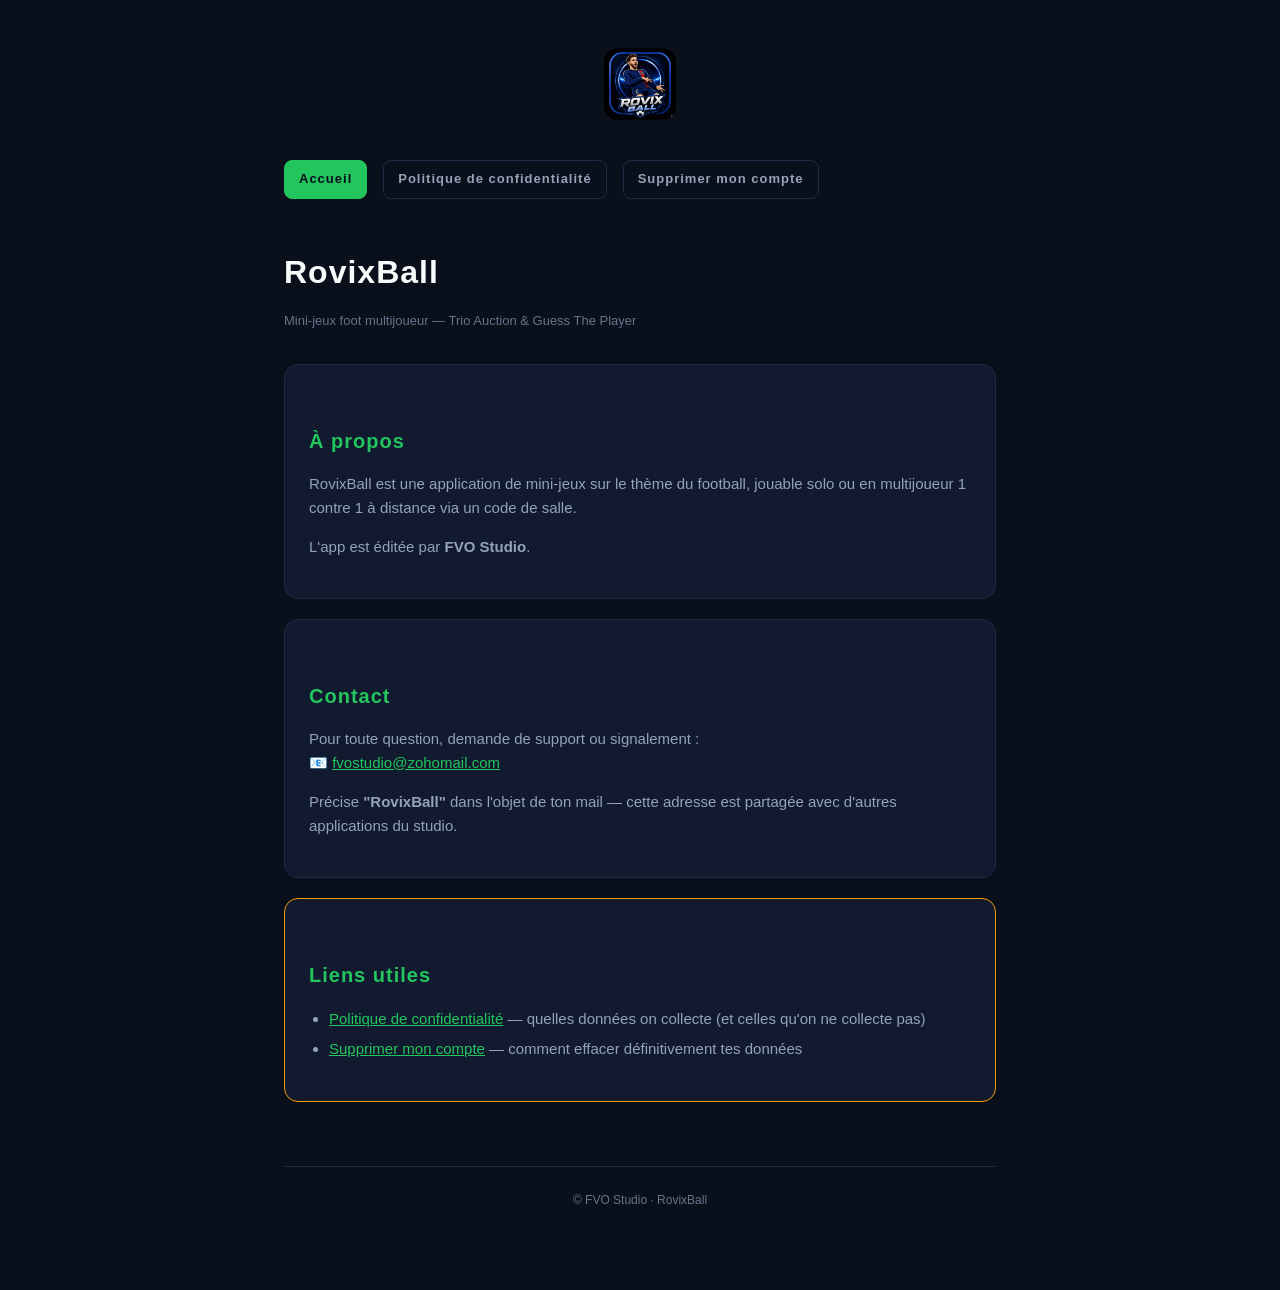
<file: index.html>
<!DOCTYPE html>
<html lang="fr">
<head>
  <meta charset="UTF-8">
  <meta name="viewport" content="width=device-width, initial-scale=1.0">
  <title>RovixBall</title>
  <link rel="stylesheet" href="style.css">
</head>
<body>
  <div class="container">
    <header>
      <img src="logo.png" alt="RovixBall" class="logo" />
    </header>

    <nav>
      <a href="index.html" class="active">Accueil</a>
      <a href="privacy.html">Politique de confidentialité</a>
      <a href="delete-account.html">Supprimer mon compte</a>
    </nav>

    <main>
      <h1>RovixBall</h1>
      <p class="meta">Mini-jeux foot multijoueur — Trio Auction & Guess The Player</p>

      <div class="card">
        <h2>À propos</h2>
        <p>
          RovixBall est une application de mini-jeux sur le thème du football,
          jouable solo ou en multijoueur 1 contre 1 à distance via un code de salle.
        </p>
        <p>
          L'app est éditée par <strong>FVO Studio</strong>.
        </p>
      </div>

      <div class="card">
        <h2>Contact</h2>
        <p>
          Pour toute question, demande de support ou signalement&nbsp;:<br>
          📧 <a href="mailto:fvostudio@zohomail.com">fvostudio@zohomail.com</a>
        </p>
        <p>
          Précise <strong>"RovixBall"</strong> dans l'objet de ton mail —
          cette adresse est partagée avec d'autres applications du studio.
        </p>
      </div>

      <div class="card warn">
        <h2>Liens utiles</h2>
        <ul>
          <li><a href="privacy.html">Politique de confidentialité</a> — quelles données on collecte (et celles qu'on ne collecte pas)</li>
          <li><a href="delete-account.html">Supprimer mon compte</a> — comment effacer définitivement tes données</li>
        </ul>
      </div>
    </main>

    <footer>
      © FVO Studio · RovixBall
    </footer>
  </div>
</body>
</html>
</file>
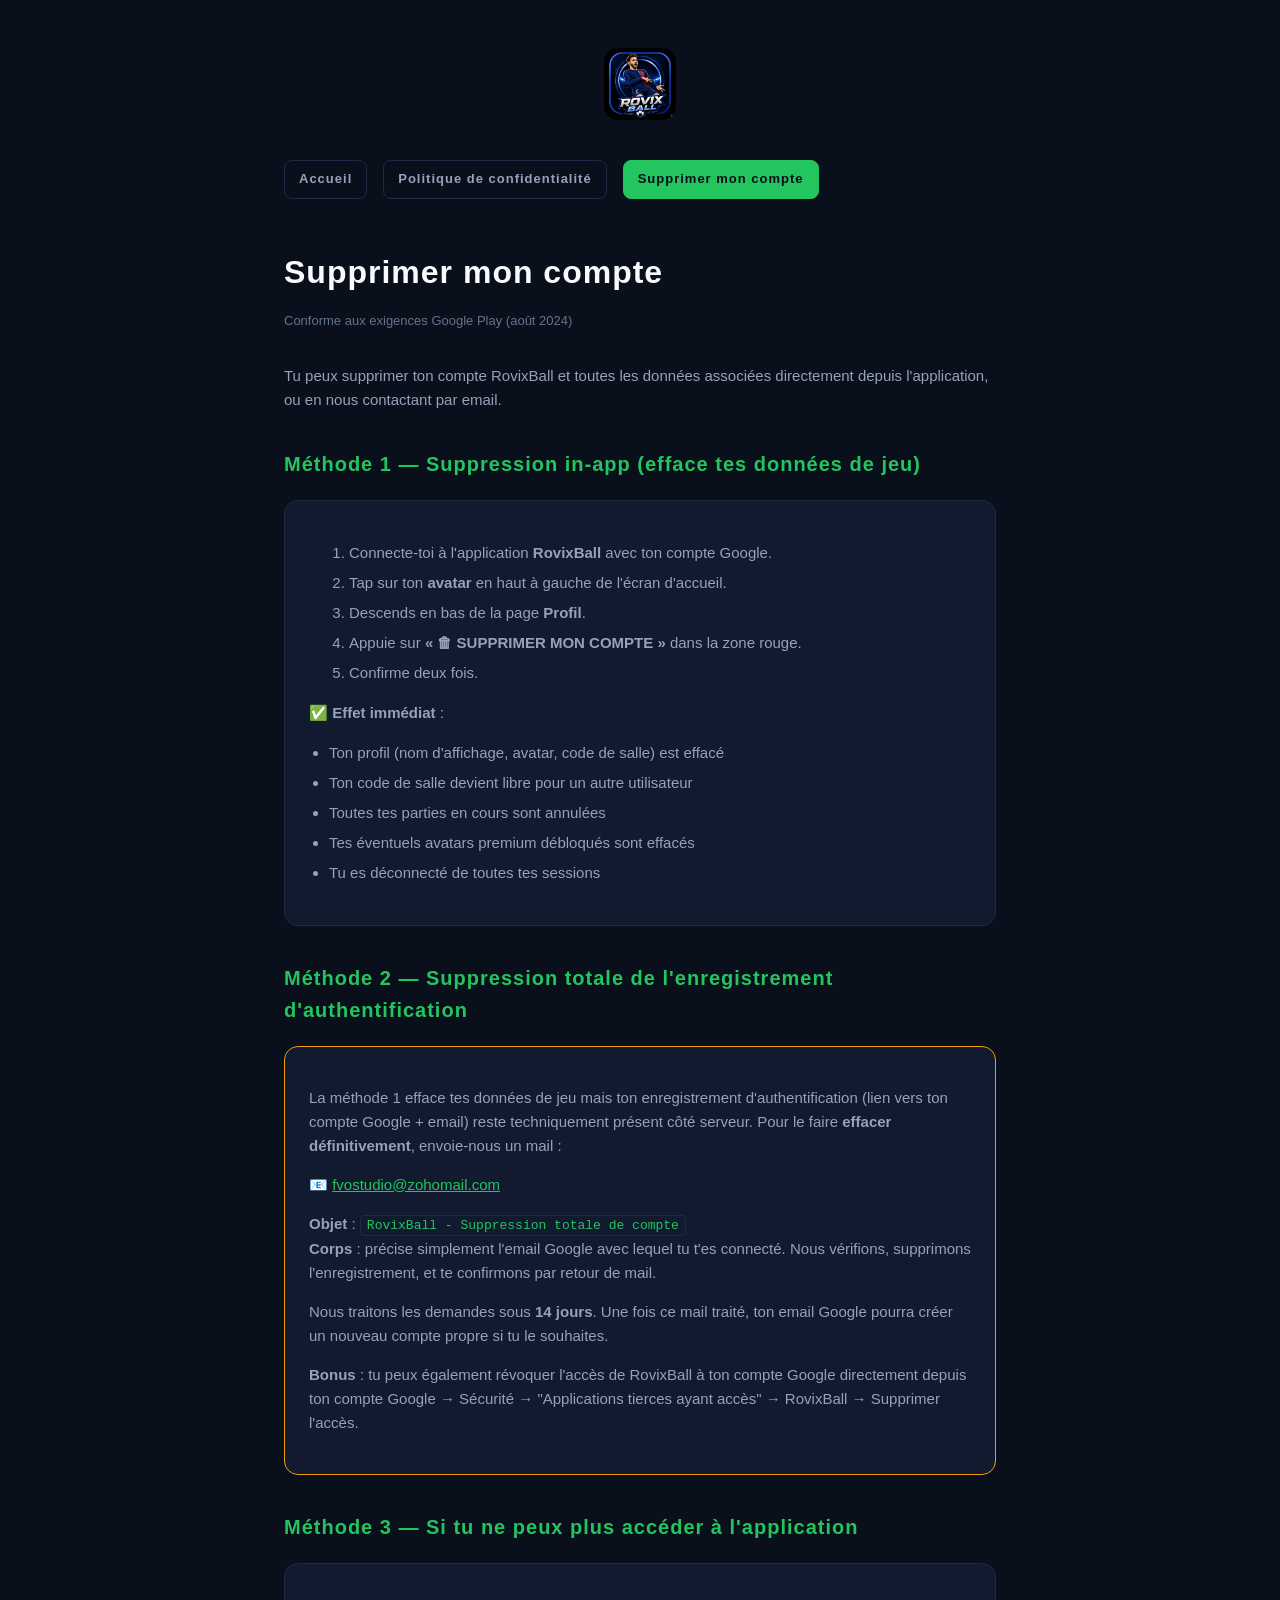
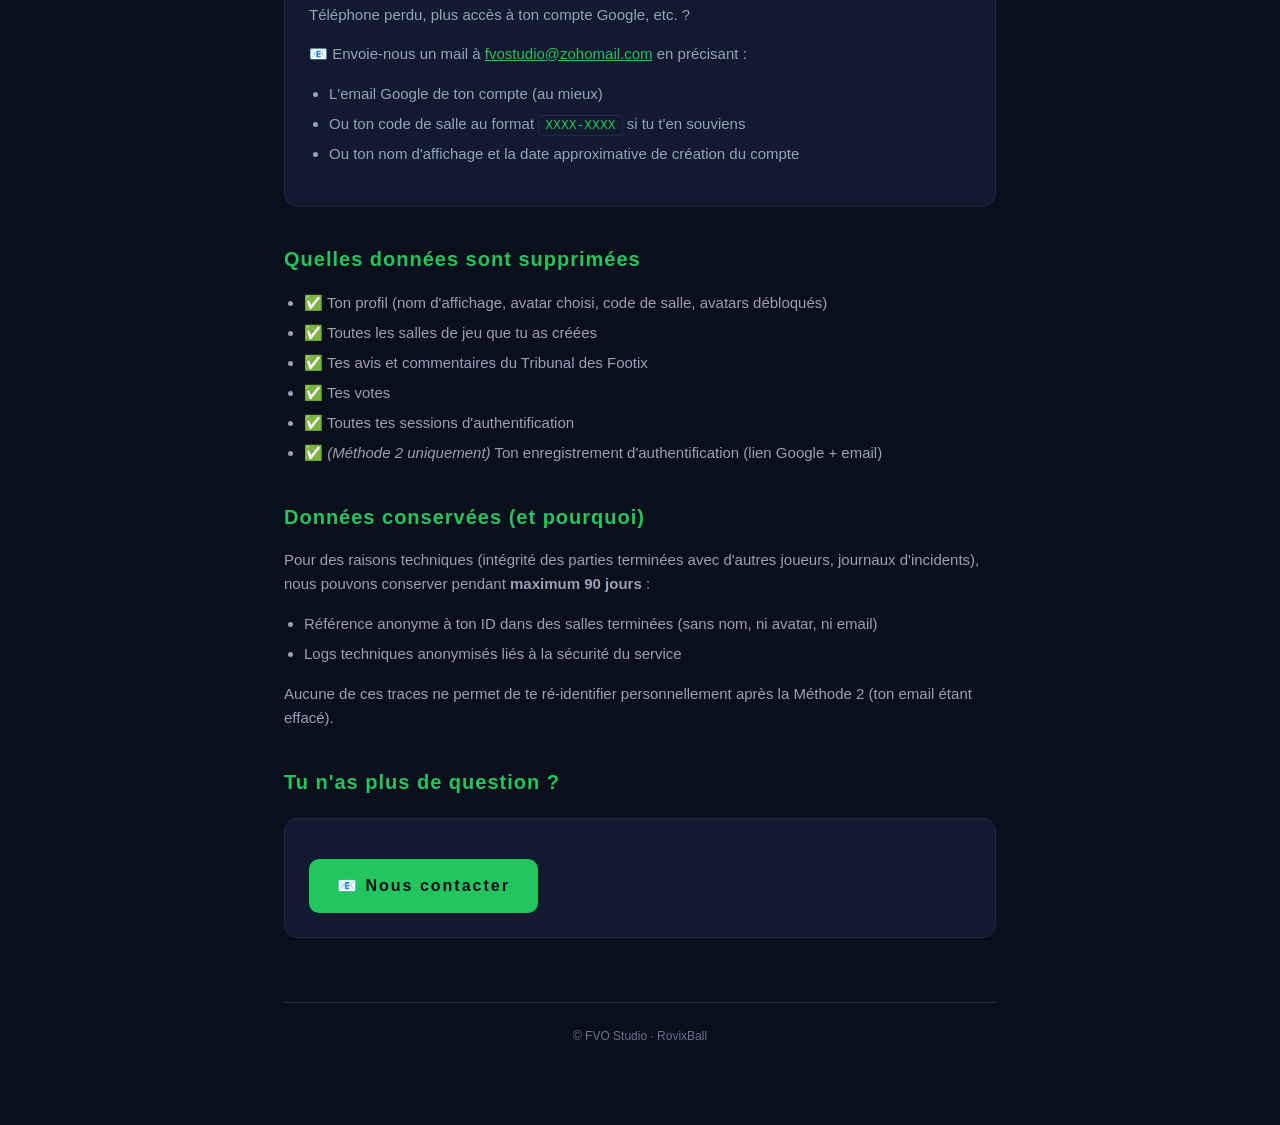
<file: delete-account.html>
<!DOCTYPE html>
<html lang="fr">
<head>
  <meta charset="UTF-8">
  <meta name="viewport" content="width=device-width, initial-scale=1.0">
  <title>Supprimer mon compte — RovixBall</title>
  <link rel="stylesheet" href="style.css">
</head>
<body>
  <div class="container">
    <header>
      <img src="logo.png" alt="RovixBall" class="logo" />
    </header>

    <nav>
      <a href="index.html">Accueil</a>
      <a href="privacy.html">Politique de confidentialité</a>
      <a href="delete-account.html" class="active">Supprimer mon compte</a>
    </nav>

    <main>
      <h1>Supprimer mon compte</h1>
      <p class="meta">Conforme aux exigences Google Play (août 2024)</p>

      <p>
        Tu peux supprimer ton compte RovixBall et toutes les données associées
        directement depuis l'application, ou en nous contactant par email.
      </p>

      <h2>Méthode 1 — Suppression in-app (efface tes données de jeu)</h2>

      <div class="card">
        <ol>
          <li>Connecte-toi à l'application <strong>RovixBall</strong> avec ton compte Google.</li>
          <li>Tap sur ton <strong>avatar</strong> en haut à gauche de l'écran d'accueil.</li>
          <li>Descends en bas de la page <strong>Profil</strong>.</li>
          <li>Appuie sur <strong>« 🗑 SUPPRIMER MON COMPTE »</strong> dans la zone rouge.</li>
          <li>Confirme deux fois.</li>
        </ol>
        <p>
          ✅ <strong>Effet immédiat</strong>&nbsp;:
        </p>
        <ul>
          <li>Ton profil (nom d'affichage, avatar, code de salle) est effacé</li>
          <li>Ton code de salle devient libre pour un autre utilisateur</li>
          <li>Toutes tes parties en cours sont annulées</li>
          <li>Tes éventuels avatars premium débloqués sont effacés</li>
          <li>Tu es déconnecté de toutes tes sessions</li>
        </ul>
      </div>

      <h2>Méthode 2 — Suppression totale de l'enregistrement d'authentification</h2>

      <div class="card warn">
        <p>
          La méthode 1 efface tes données de jeu mais ton enregistrement
          d'authentification (lien vers ton compte Google + email) reste techniquement
          présent côté serveur. Pour le faire <strong>effacer définitivement</strong>,
          envoie-nous un mail :
        </p>
        <p>
          📧 <a href="mailto:fvostudio@zohomail.com?subject=RovixBall%20-%20Suppression%20totale%20de%20compte">fvostudio@zohomail.com</a>
        </p>
        <p>
          <strong>Objet</strong> : <code>RovixBall - Suppression totale de compte</code><br>
          <strong>Corps</strong> : précise simplement l'email Google avec lequel tu t'es connecté.
          Nous vérifions, supprimons l'enregistrement, et te confirmons par retour de mail.
        </p>
        <p>
          Nous traitons les demandes sous <strong>14 jours</strong>. Une fois ce mail traité,
          ton email Google pourra créer un nouveau compte propre si tu le souhaites.
        </p>
        <p>
          <strong>Bonus</strong> : tu peux également révoquer l'accès de RovixBall à ton compte Google
          directement depuis ton compte Google → Sécurité → "Applications tierces ayant accès" → RovixBall → Supprimer l'accès.
        </p>
      </div>

      <h2>Méthode 3 — Si tu ne peux plus accéder à l'application</h2>

      <div class="card">
        <p>
          Téléphone perdu, plus accès à ton compte Google, etc. ?
        </p>
        <p>
          📧 Envoie-nous un mail à <a href="mailto:fvostudio@zohomail.com?subject=RovixBall%20-%20Suppression%20sans%20acc%C3%A8s">fvostudio@zohomail.com</a> en précisant&nbsp;:
        </p>
        <ul>
          <li>L'email Google de ton compte (au mieux)</li>
          <li>Ou ton code de salle au format <code>XXXX-XXXX</code> si tu t'en souviens</li>
          <li>Ou ton nom d'affichage et la date approximative de création du compte</li>
        </ul>
      </div>

      <h2>Quelles données sont supprimées</h2>

      <ul>
        <li>✅ Ton profil (nom d'affichage, avatar choisi, code de salle, avatars débloqués)</li>
        <li>✅ Toutes les salles de jeu que tu as créées</li>
        <li>✅ Tes avis et commentaires du Tribunal des Footix</li>
        <li>✅ Tes votes</li>
        <li>✅ Toutes tes sessions d'authentification</li>
        <li>✅ <em>(Méthode 2 uniquement)</em> Ton enregistrement d'authentification (lien Google + email)</li>
      </ul>

      <h2>Données conservées (et pourquoi)</h2>

      <p>
        Pour des raisons techniques (intégrité des parties terminées avec d'autres
        joueurs, journaux d'incidents), nous pouvons conserver pendant <strong>maximum 90 jours</strong>&nbsp;:
      </p>
      <ul>
        <li>Référence anonyme à ton ID dans des salles terminées (sans nom, ni avatar, ni email)</li>
        <li>Logs techniques anonymisés liés à la sécurité du service</li>
      </ul>
      <p>
        Aucune de ces traces ne permet de te ré-identifier personnellement après la
        Méthode 2 (ton email étant effacé).
      </p>

      <h2>Tu n'as plus de question ?</h2>

      <div class="card">
        <a href="mailto:fvostudio@zohomail.com?subject=RovixBall%20-%20Question" class="cta">📧 Nous contacter</a>
      </div>
    </main>

    <footer>
      © FVO Studio · RovixBall
    </footer>
  </div>
</body>
</html>
</file>
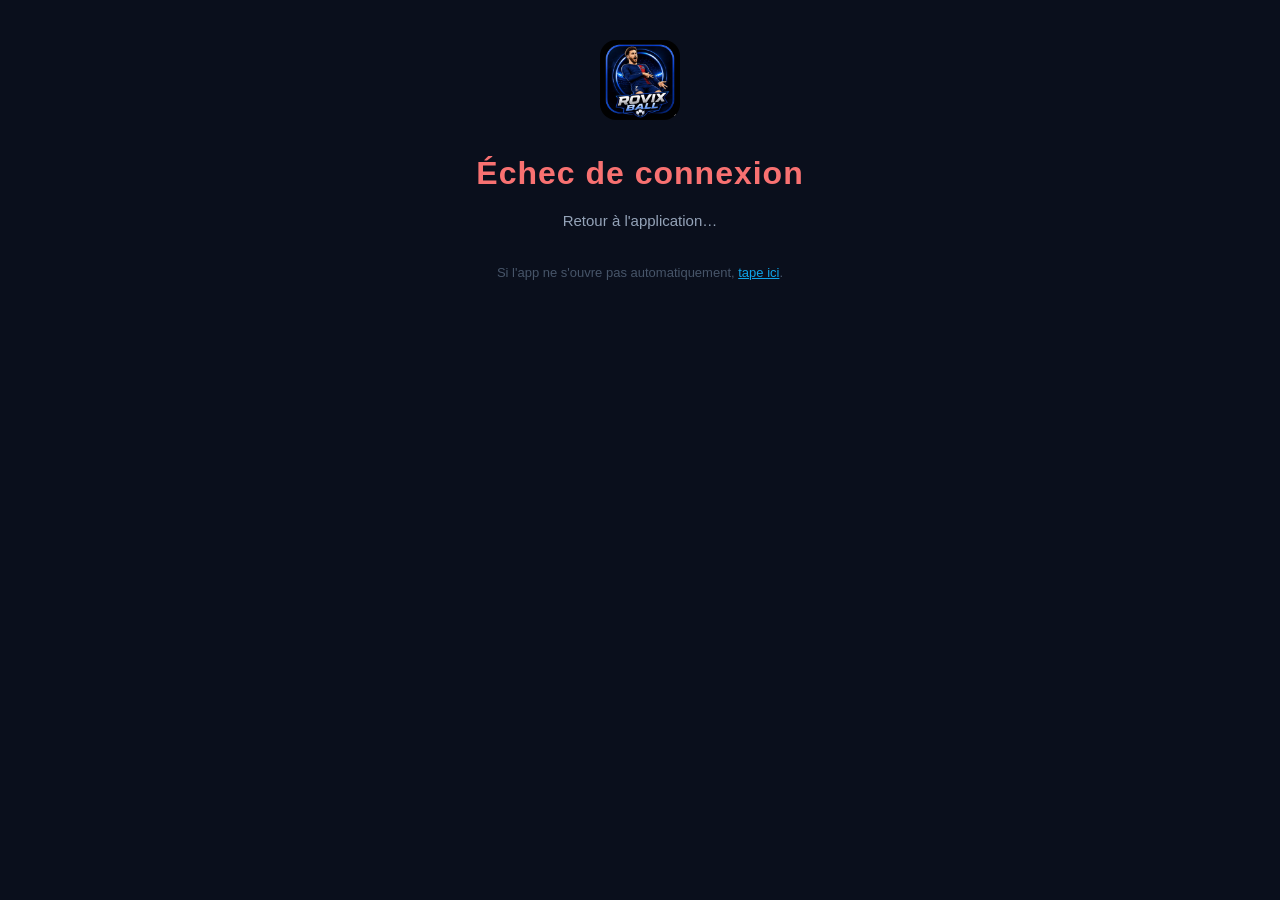
<file: oauth-failure.html>
<!DOCTYPE html>
<html lang="fr">
<head>
  <meta charset="UTF-8" />
  <meta name="viewport" content="width=device-width, initial-scale=1.0" />
  <title>RovixBall — Échec de connexion</title>
  <link rel="stylesheet" href="style.css" />
</head>
<body>
  <main style="text-align: center; padding: 40px 20px;">
    <img src="logo.png" alt="RovixBall" style="width: 80px; height: 80px; border-radius: 16px;" />
    <h1 style="color: #f87171; margin-top: 20px;">Échec de connexion</h1>
    <p style="color: #94a3b8; margin-top: 10px;">Retour à l'application…</p>
    <p style="color: #475569; font-size: 13px; margin-top: 30px;">
      Si l'app ne s'ouvre pas automatiquement,
      <a id="manual" href="#" style="color: #0ea5e9;">tape ici</a>.
    </p>
  </main>
  <script>
    (function() {
      var qs = window.location.search;
      var target = 'rovixball://oauth-failure' + qs;
      document.getElementById('manual').href = target;
      setTimeout(function() { window.location.href = target; }, 100);
    })();
  </script>
</body>
</html>
</file>
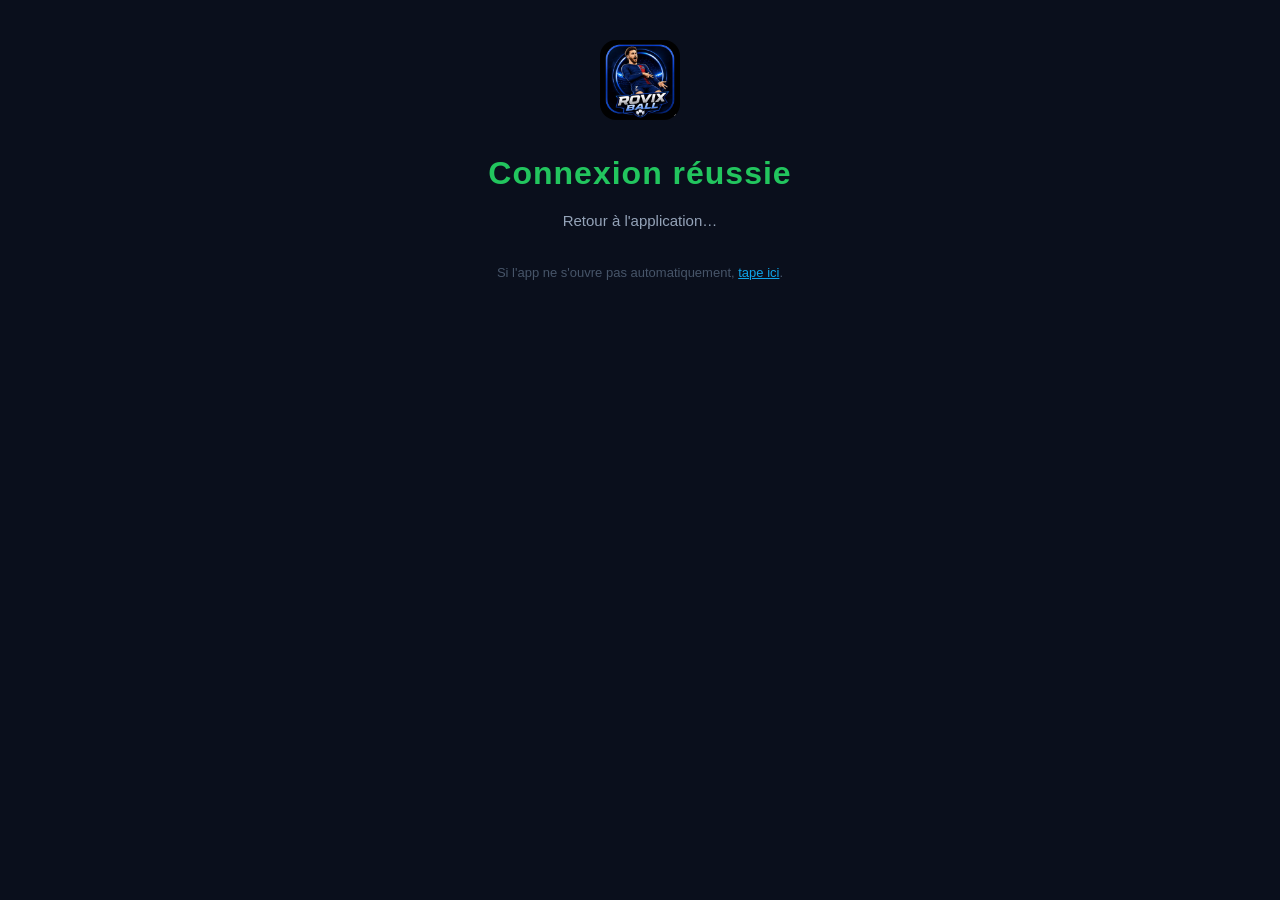
<file: oauth-success.html>
<!DOCTYPE html>
<html lang="fr">
<head>
  <meta charset="UTF-8" />
  <meta name="viewport" content="width=device-width, initial-scale=1.0" />
  <title>RovixBall — Connexion réussie</title>
  <link rel="stylesheet" href="style.css" />
</head>
<body>
  <main style="text-align: center; padding: 40px 20px;">
    <img src="logo.png" alt="RovixBall" style="width: 80px; height: 80px; border-radius: 16px;" />
    <h1 style="color: #22c55e; margin-top: 20px;">Connexion réussie</h1>
    <p style="color: #94a3b8; margin-top: 10px;">Retour à l'application…</p>
    <p style="color: #475569; font-size: 13px; margin-top: 30px;">
      Si l'app ne s'ouvre pas automatiquement,
      <a id="manual" href="#" style="color: #0ea5e9;">tape ici</a>.
    </p>
  </main>
  <script>
    (function() {
      var qs = window.location.search;
      var target = 'rovixball://oauth-success' + qs;
      document.getElementById('manual').href = target;
      setTimeout(function() { window.location.href = target; }, 100);
    })();
  </script>
</body>
</html>
</file>
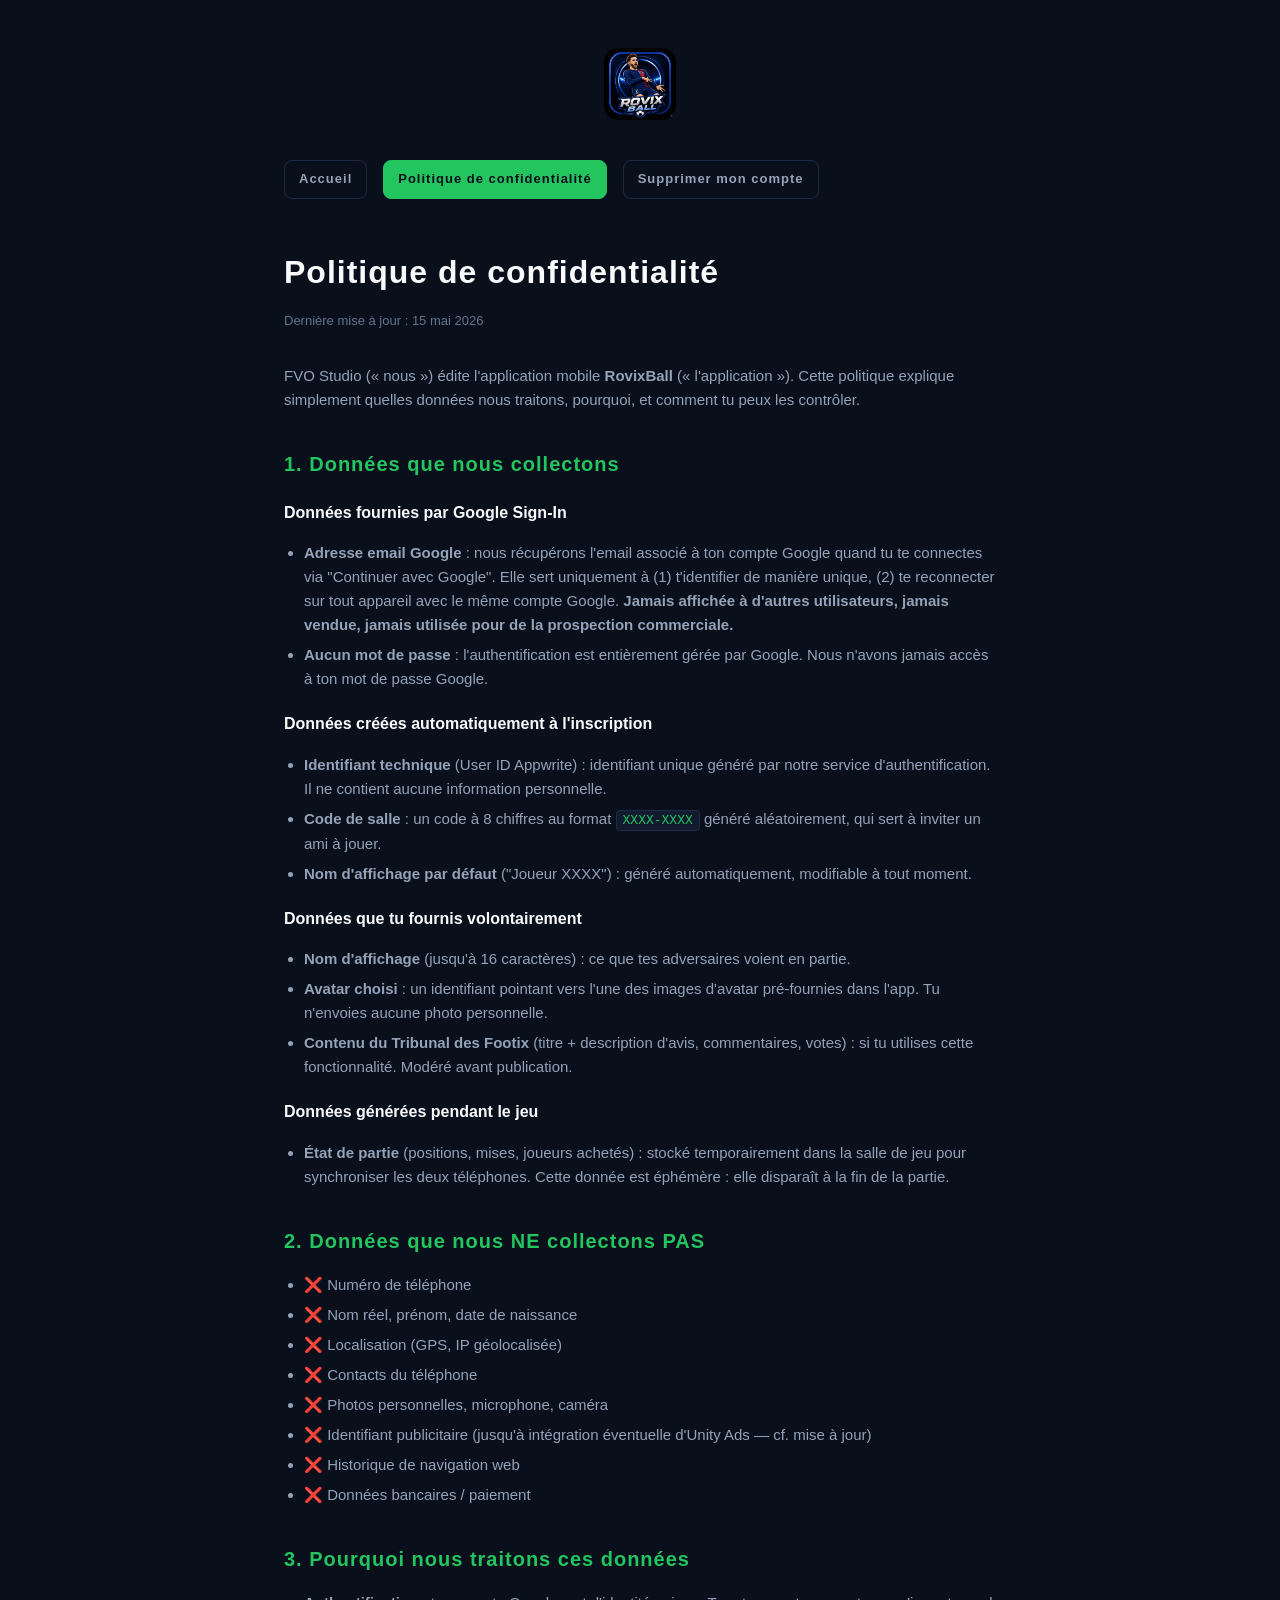
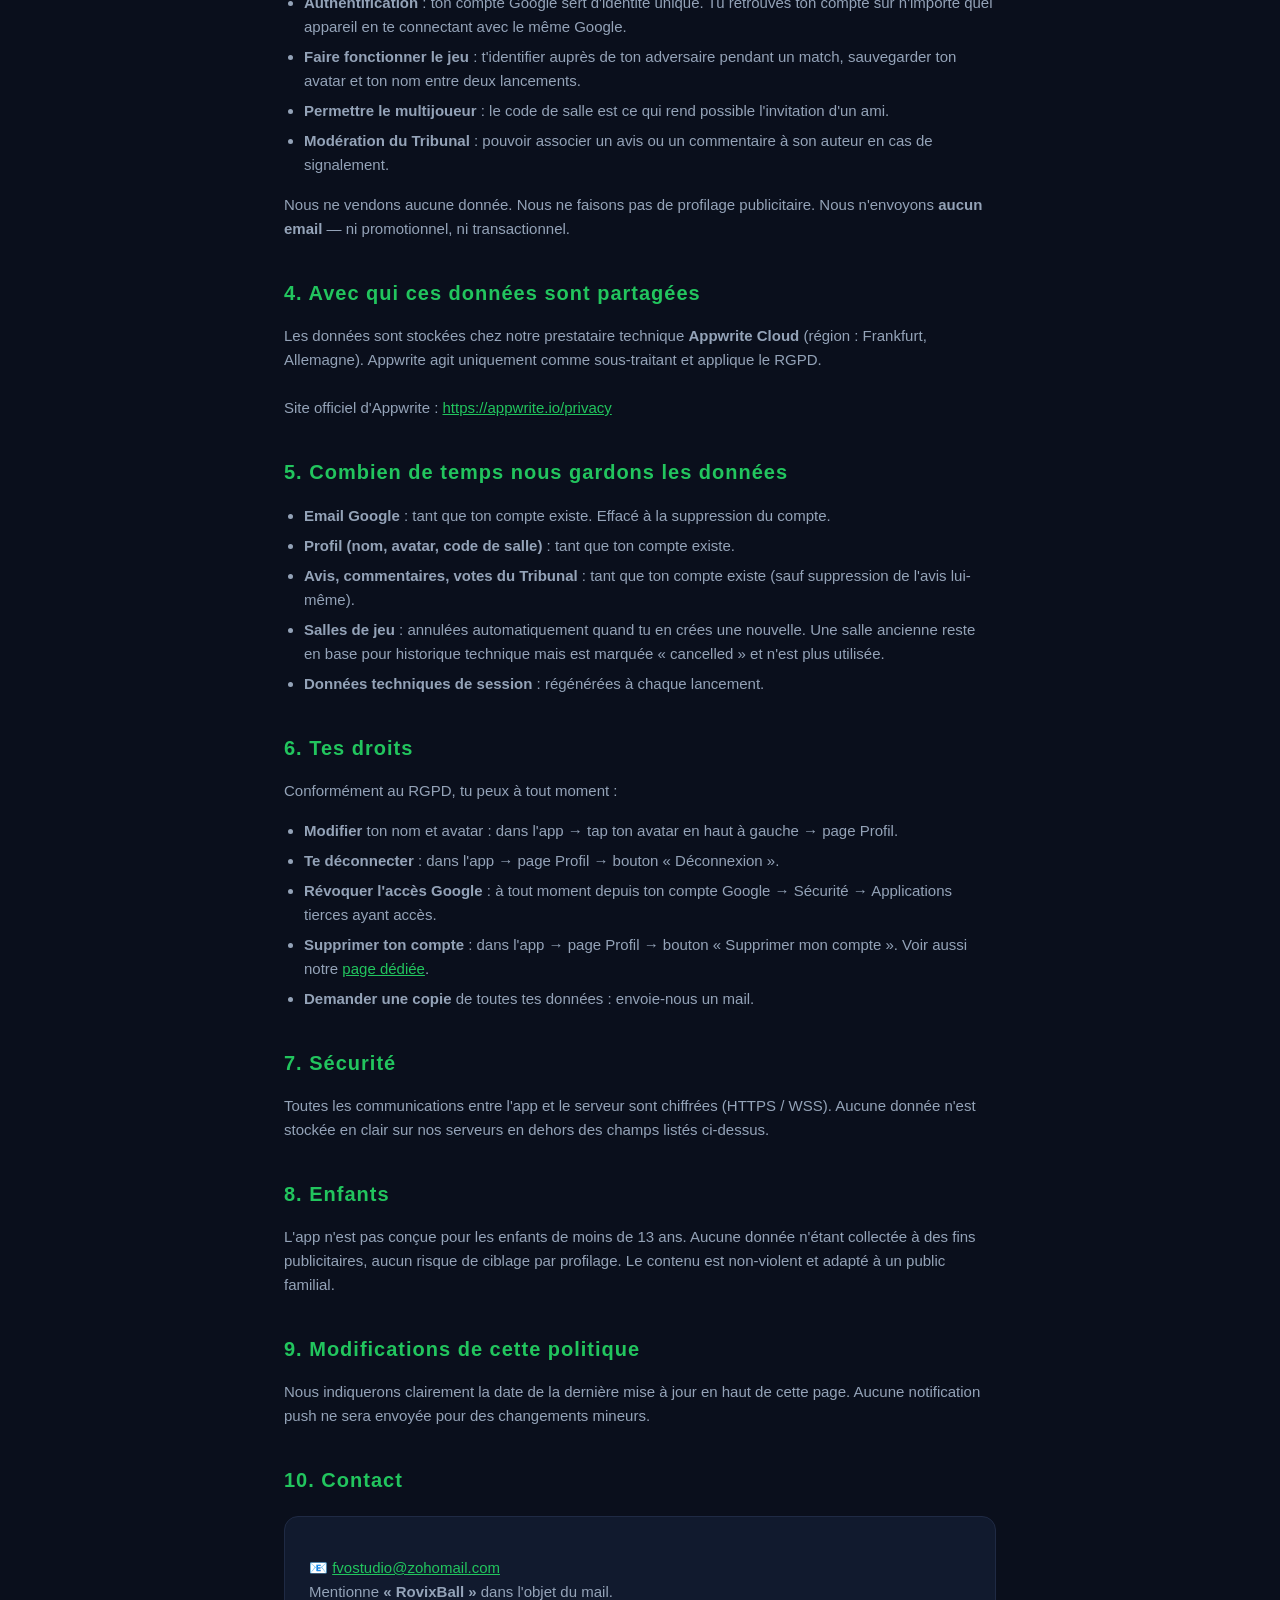
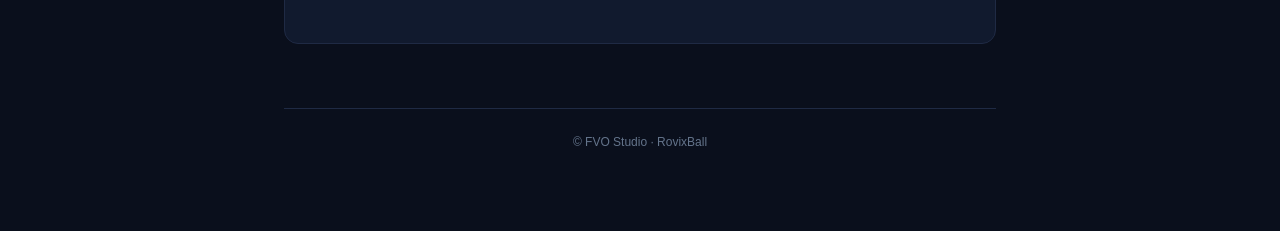
<file: privacy.html>
<!DOCTYPE html>
<html lang="fr">
<head>
  <meta charset="UTF-8">
  <meta name="viewport" content="width=device-width, initial-scale=1.0">
  <title>Politique de confidentialité — RovixBall</title>
  <link rel="stylesheet" href="style.css">
</head>
<body>
  <div class="container">
    <header>
      <img src="logo.png" alt="RovixBall" class="logo" />
    </header>

    <nav>
      <a href="index.html">Accueil</a>
      <a href="privacy.html" class="active">Politique de confidentialité</a>
      <a href="delete-account.html">Supprimer mon compte</a>
    </nav>

    <main>
      <h1>Politique de confidentialité</h1>
      <p class="meta">Dernière mise à jour : 15 mai 2026</p>

      <p>
        FVO Studio (« nous ») édite l'application mobile <strong>RovixBall</strong>
        (« l'application »). Cette politique explique simplement quelles données
        nous traitons, pourquoi, et comment tu peux les contrôler.
      </p>

      <h2>1. Données que nous collectons</h2>

      <h3>Données fournies par Google Sign-In</h3>
      <ul>
        <li><strong>Adresse email Google</strong> : nous récupérons l'email associé à ton compte Google quand tu te connectes via "Continuer avec Google". Elle sert uniquement à (1) t'identifier de manière unique, (2) te reconnecter sur tout appareil avec le même compte Google. <strong>Jamais affichée à d'autres utilisateurs, jamais vendue, jamais utilisée pour de la prospection commerciale.</strong></li>
        <li><strong>Aucun mot de passe</strong> : l'authentification est entièrement gérée par Google. Nous n'avons jamais accès à ton mot de passe Google.</li>
      </ul>

      <h3>Données créées automatiquement à l'inscription</h3>
      <ul>
        <li><strong>Identifiant technique</strong> (User ID Appwrite) : identifiant unique généré par notre service d'authentification. Il ne contient aucune information personnelle.</li>
        <li><strong>Code de salle</strong> : un code à 8 chiffres au format <code>XXXX-XXXX</code> généré aléatoirement, qui sert à inviter un ami à jouer.</li>
        <li><strong>Nom d'affichage par défaut</strong> ("Joueur XXXX") : généré automatiquement, modifiable à tout moment.</li>
      </ul>

      <h3>Données que tu fournis volontairement</h3>
      <ul>
        <li><strong>Nom d'affichage</strong> (jusqu'à 16 caractères) : ce que tes adversaires voient en partie.</li>
        <li><strong>Avatar choisi</strong> : un identifiant pointant vers l'une des images d'avatar pré-fournies dans l'app. Tu n'envoies aucune photo personnelle.</li>
        <li><strong>Contenu du Tribunal des Footix</strong> (titre + description d'avis, commentaires, votes) : si tu utilises cette fonctionnalité. Modéré avant publication.</li>
      </ul>

      <h3>Données générées pendant le jeu</h3>
      <ul>
        <li><strong>État de partie</strong> (positions, mises, joueurs achetés) : stocké temporairement dans la salle de jeu pour synchroniser les deux téléphones. Cette donnée est éphémère : elle disparaît à la fin de la partie.</li>
      </ul>

      <h2>2. Données que nous NE collectons PAS</h2>

      <ul>
        <li>❌ Numéro de téléphone</li>
        <li>❌ Nom réel, prénom, date de naissance</li>
        <li>❌ Localisation (GPS, IP géolocalisée)</li>
        <li>❌ Contacts du téléphone</li>
        <li>❌ Photos personnelles, microphone, caméra</li>
        <li>❌ Identifiant publicitaire (jusqu'à intégration éventuelle d'Unity Ads — cf. mise à jour)</li>
        <li>❌ Historique de navigation web</li>
        <li>❌ Données bancaires / paiement</li>
      </ul>

      <h2>3. Pourquoi nous traitons ces données</h2>

      <ul>
        <li><strong>Authentification</strong> : ton compte Google sert d'identité unique. Tu retrouves ton compte sur n'importe quel appareil en te connectant avec le même Google.</li>
        <li><strong>Faire fonctionner le jeu</strong> : t'identifier auprès de ton adversaire pendant un match, sauvegarder ton avatar et ton nom entre deux lancements.</li>
        <li><strong>Permettre le multijoueur</strong> : le code de salle est ce qui rend possible l'invitation d'un ami.</li>
        <li><strong>Modération du Tribunal</strong> : pouvoir associer un avis ou un commentaire à son auteur en cas de signalement.</li>
      </ul>

      <p>
        Nous ne vendons aucune donnée. Nous ne faisons pas de profilage publicitaire.
        Nous n'envoyons <strong>aucun email</strong> — ni promotionnel, ni transactionnel.
      </p>

      <h2>4. Avec qui ces données sont partagées</h2>

      <p>
        Les données sont stockées chez notre prestataire technique
        <strong>Appwrite Cloud</strong> (région : Frankfurt, Allemagne).
        Appwrite agit uniquement comme sous-traitant et applique le RGPD.
        <br><br>
        Site officiel d'Appwrite&nbsp;: <a href="https://appwrite.io/privacy" target="_blank" rel="noopener">https://appwrite.io/privacy</a>
      </p>

      <h2>5. Combien de temps nous gardons les données</h2>

      <ul>
        <li><strong>Email Google</strong> : tant que ton compte existe. Effacé à la suppression du compte.</li>
        <li><strong>Profil (nom, avatar, code de salle)</strong> : tant que ton compte existe.</li>
        <li><strong>Avis, commentaires, votes du Tribunal</strong> : tant que ton compte existe (sauf suppression de l'avis lui-même).</li>
        <li><strong>Salles de jeu</strong> : annulées automatiquement quand tu en crées une nouvelle. Une salle ancienne reste en base pour historique technique mais est marquée « cancelled » et n'est plus utilisée.</li>
        <li><strong>Données techniques de session</strong> : régénérées à chaque lancement.</li>
      </ul>

      <h2>6. Tes droits</h2>

      <p>Conformément au RGPD, tu peux à tout moment :</p>
      <ul>
        <li><strong>Modifier</strong> ton nom et avatar : dans l'app → tap ton avatar en haut à gauche → page Profil.</li>
        <li><strong>Te déconnecter</strong> : dans l'app → page Profil → bouton « Déconnexion ».</li>
        <li><strong>Révoquer l'accès Google</strong> : à tout moment depuis ton compte Google → Sécurité → Applications tierces ayant accès.</li>
        <li><strong>Supprimer ton compte</strong> : dans l'app → page Profil → bouton « Supprimer mon compte ». Voir aussi notre <a href="delete-account.html">page dédiée</a>.</li>
        <li><strong>Demander une copie</strong> de toutes tes données : envoie-nous un mail.</li>
      </ul>

      <h2>7. Sécurité</h2>

      <p>
        Toutes les communications entre l'app et le serveur sont chiffrées (HTTPS / WSS).
        Aucune donnée n'est stockée en clair sur nos serveurs en dehors des champs
        listés ci-dessus.
      </p>

      <h2>8. Enfants</h2>

      <p>
        L'app n'est pas conçue pour les enfants de moins de 13 ans.
        Aucune donnée n'étant collectée à des fins publicitaires, aucun risque de
        ciblage par profilage. Le contenu est non-violent et adapté à un public familial.
      </p>

      <h2>9. Modifications de cette politique</h2>

      <p>
        Nous indiquerons clairement la date de la dernière mise à jour en haut
        de cette page. Aucune notification push ne sera envoyée pour des changements
        mineurs.
      </p>

      <h2>10. Contact</h2>

      <div class="card">
        <p>
          📧 <a href="mailto:fvostudio@zohomail.com">fvostudio@zohomail.com</a><br>
          Mentionne <strong>« RovixBall »</strong> dans l'objet du mail.
        </p>
      </div>
    </main>

    <footer>
      © FVO Studio · RovixBall
    </footer>
  </div>
</body>
</html>
</file>
<file: style.css>
:root {
  --bg: #0a0f1c;
  --bg-card: #111a2e;
  --border: #1f2a44;
  --text: #f8fafc;
  --text-dim: #94a3b8;
  --text-muted: #64748b;
  --accent: #22c55e;
  --accent-warm: #f59e0b;
  --danger: #ef4444;
}

* { box-sizing: border-box; }

html, body {
  margin: 0;
  padding: 0;
  background: var(--bg);
  color: var(--text);
  font-family: -apple-system, BlinkMacSystemFont, "Segoe UI", Roboto, "Helvetica Neue",
    Arial, sans-serif;
  line-height: 1.6;
}

.container {
  max-width: 760px;
  margin: 0 auto;
  padding: 48px 24px 80px;
}

header {
  display: flex;
  align-items: center;
  justify-content: center;
  margin-bottom: 40px;
}

header .logo {
  width: 72px;
  height: 72px;
  border-radius: 14px;
  object-fit: contain;
}

nav {
  display: flex;
  gap: 16px;
  flex-wrap: wrap;
  margin-bottom: 48px;
}

nav a {
  color: var(--text-dim);
  text-decoration: none;
  font-weight: 700;
  font-size: 13px;
  letter-spacing: 1px;
  padding: 8px 14px;
  border: 1px solid var(--border);
  border-radius: 8px;
  transition: all 0.15s;
}

nav a:hover {
  color: var(--accent);
  border-color: var(--accent);
}

nav a.active {
  color: var(--bg);
  background: var(--accent);
  border-color: var(--accent);
}

main h1 {
  font-size: 32px;
  margin: 0 0 8px;
  letter-spacing: 1px;
}

main h2 {
  font-size: 20px;
  margin-top: 36px;
  margin-bottom: 12px;
  color: var(--accent);
  letter-spacing: 1px;
}

main h3 {
  font-size: 16px;
  margin-top: 20px;
  margin-bottom: 6px;
  color: var(--text);
}

main p, main li {
  color: var(--text-dim);
  font-size: 15px;
}

main a {
  color: var(--accent);
}

.meta {
  color: var(--text-muted);
  font-size: 13px;
  margin-bottom: 32px;
}

.card {
  background: var(--bg-card);
  border: 1px solid var(--border);
  border-radius: 14px;
  padding: 24px;
  margin: 20px 0;
}

.card.warn {
  border-color: var(--accent-warm);
}

.card.danger {
  border-color: var(--danger);
}

.cta {
  display: inline-block;
  background: var(--accent);
  color: var(--bg);
  text-decoration: none;
  font-weight: 900;
  letter-spacing: 2px;
  padding: 14px 28px;
  border-radius: 10px;
  margin-top: 16px;
}

.cta:hover {
  filter: brightness(1.1);
}

.cta.danger {
  background: var(--danger);
  color: var(--text);
}

ul {
  padding-left: 20px;
}

li {
  margin: 6px 0;
}

footer {
  margin-top: 64px;
  padding-top: 24px;
  border-top: 1px solid var(--border);
  color: var(--text-muted);
  font-size: 12px;
  text-align: center;
}

code {
  background: var(--bg-card);
  border: 1px solid var(--border);
  padding: 2px 6px;
  border-radius: 4px;
  font-size: 13px;
  color: var(--accent);
}
</file>
